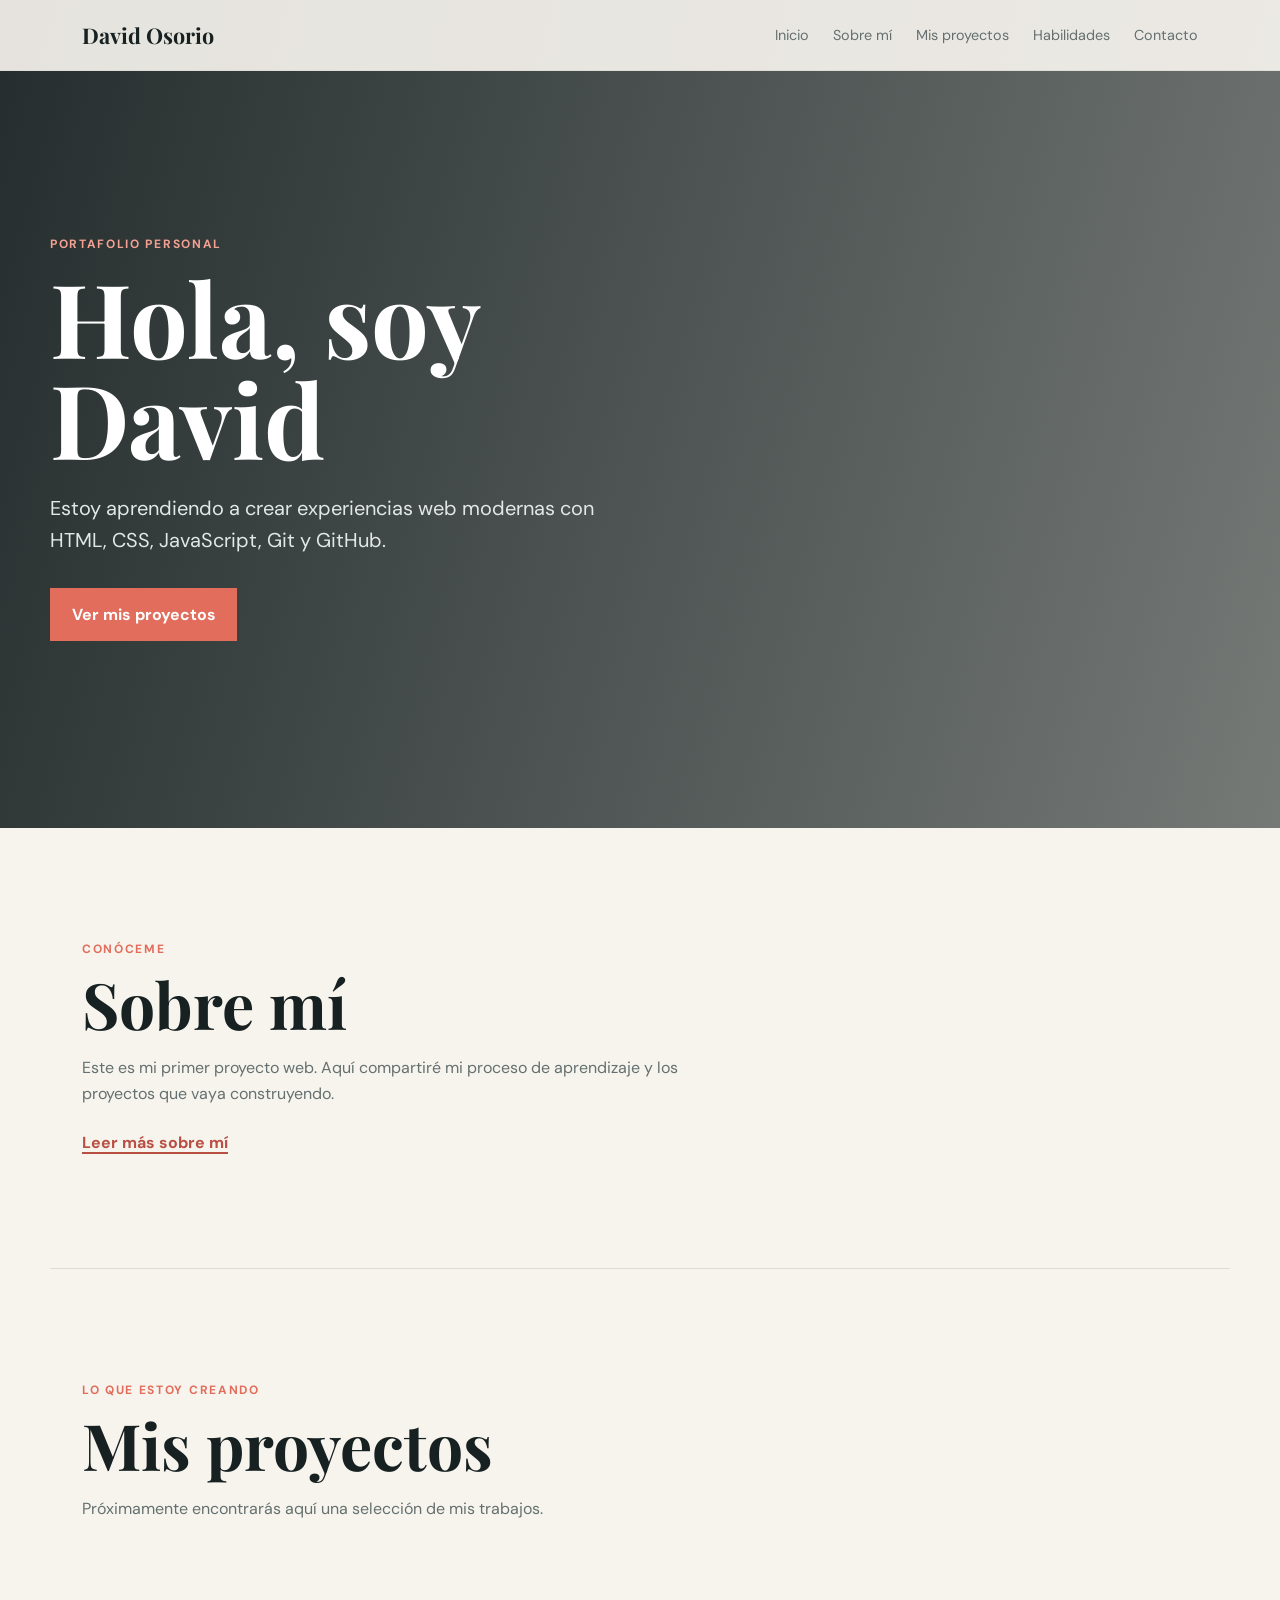
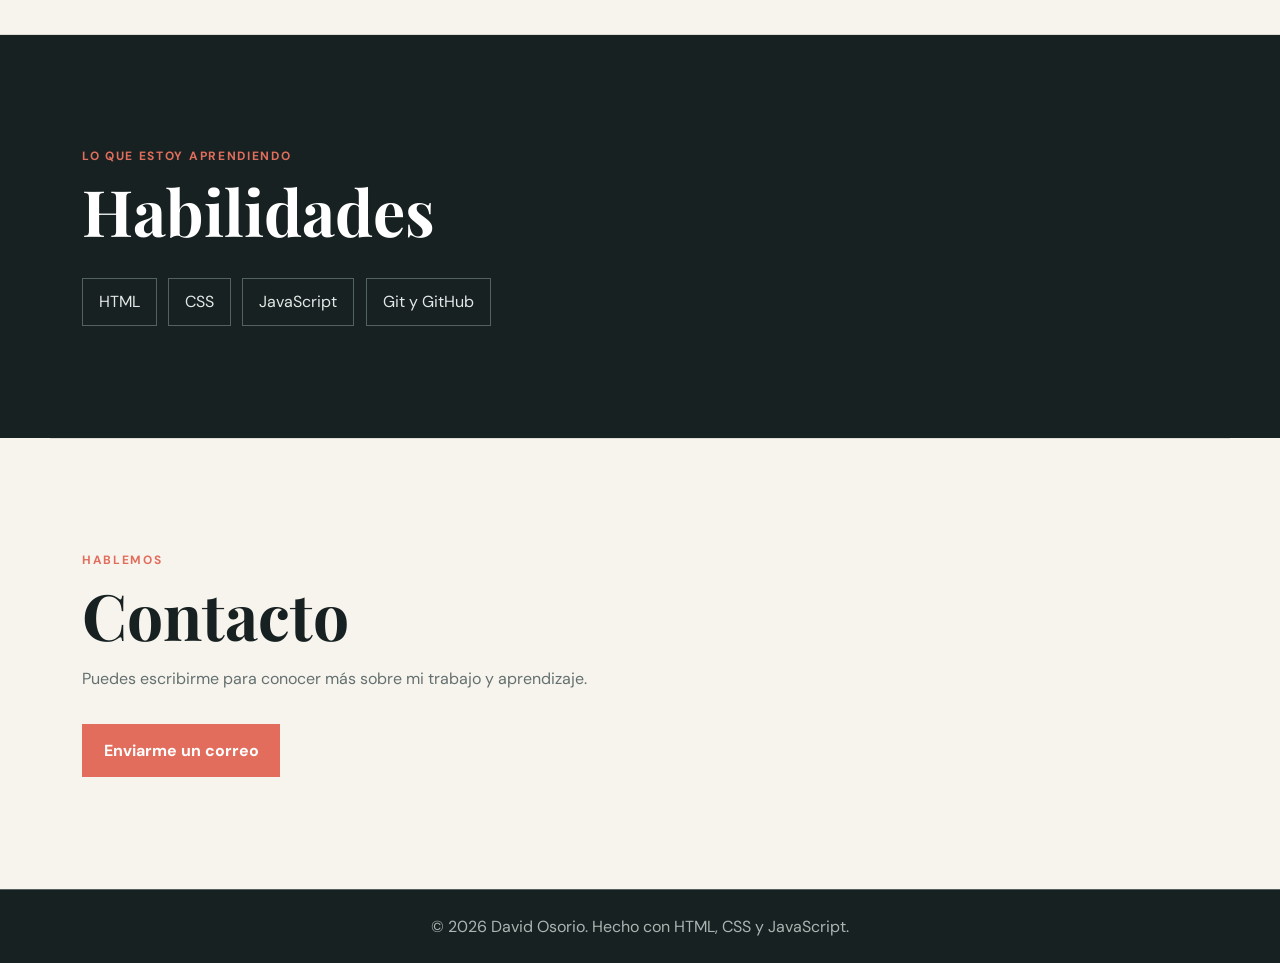
<file: index.html>
<!DOCTYPE html>
<html lang="es">
<head>
    <meta charset="UTF-8">
    <meta name="viewport" content="width=device-width, initial-scale=1.0">
    <title>David Osorio | Portafolio</title>
    <link rel="stylesheet" href="style.css">
</head>
<body>
    <header class="site-header">
        <nav class="navbar" aria-label="Navegación principal">
            <a class="logo" href="#inicio">David Osorio</a>
            <ul class="nav-links">
                <li><a href="#inicio">Inicio</a></li>
                <li><a href="#sobre-mi">Sobre mí</a></li>
                <li><a href="#proyectos">Mis proyectos</a></li>
                <li><a href="#habilidades">Habilidades</a></li>
                <li><a href="#contacto">Contacto</a></li>
            </ul>
        </nav>
    </header>

    <main>
        <section id="inicio" class="hero-section">
            <div class="hero-content">
                <p class="eyebrow">Portafolio personal</p>
                <h1>Hola, soy David</h1>
                <p>Estoy aprendiendo a crear experiencias web modernas con HTML, CSS, JavaScript, Git y GitHub.</p>
                <a href="#proyectos" class="btn-primary">Ver mis proyectos</a>
            </div>
        </section>

        <section id="sobre-mi" class="about-section">
            <p class="eyebrow">Conóceme</p>
            <h2>Sobre mí</h2>
            <p>Este es mi primer proyecto web. Aquí compartiré mi proceso de aprendizaje y los proyectos que vaya construyendo.</p>
            <a href="sobre-mi.html" class="text-link">Leer más sobre mí</a>
        </section>

        <section id="proyectos" class="content-section">
            <p class="eyebrow">Lo que estoy creando</p>
            <h2>Mis proyectos</h2>
            <p>Próximamente encontrarás aquí una selección de mis trabajos.</p>
        </section>

        <section id="habilidades" class="content-section content-section-alt">
            <p class="eyebrow">Lo que estoy aprendiendo</p>
            <h2>Habilidades</h2>
            <ul class="skills-list">
                <li>HTML</li>
                <li>CSS</li>
                <li>JavaScript</li>
                <li>Git y GitHub</li>
            </ul>
        </section>

        <section id="contacto" class="content-section">
            <p class="eyebrow">Hablemos</p>
            <h2>Contacto</h2>
            <p>Puedes escribirme para conocer más sobre mi trabajo y aprendizaje.</p>
            <a href="mailto:tu-correo@ejemplo.com" class="btn-primary">Enviarme un correo</a>
        </section>
    </main>

    <footer>
        <p>&copy; 2026 David Osorio. Hecho con HTML, CSS y JavaScript.</p>
    </footer>


</body>
</html>
</file>
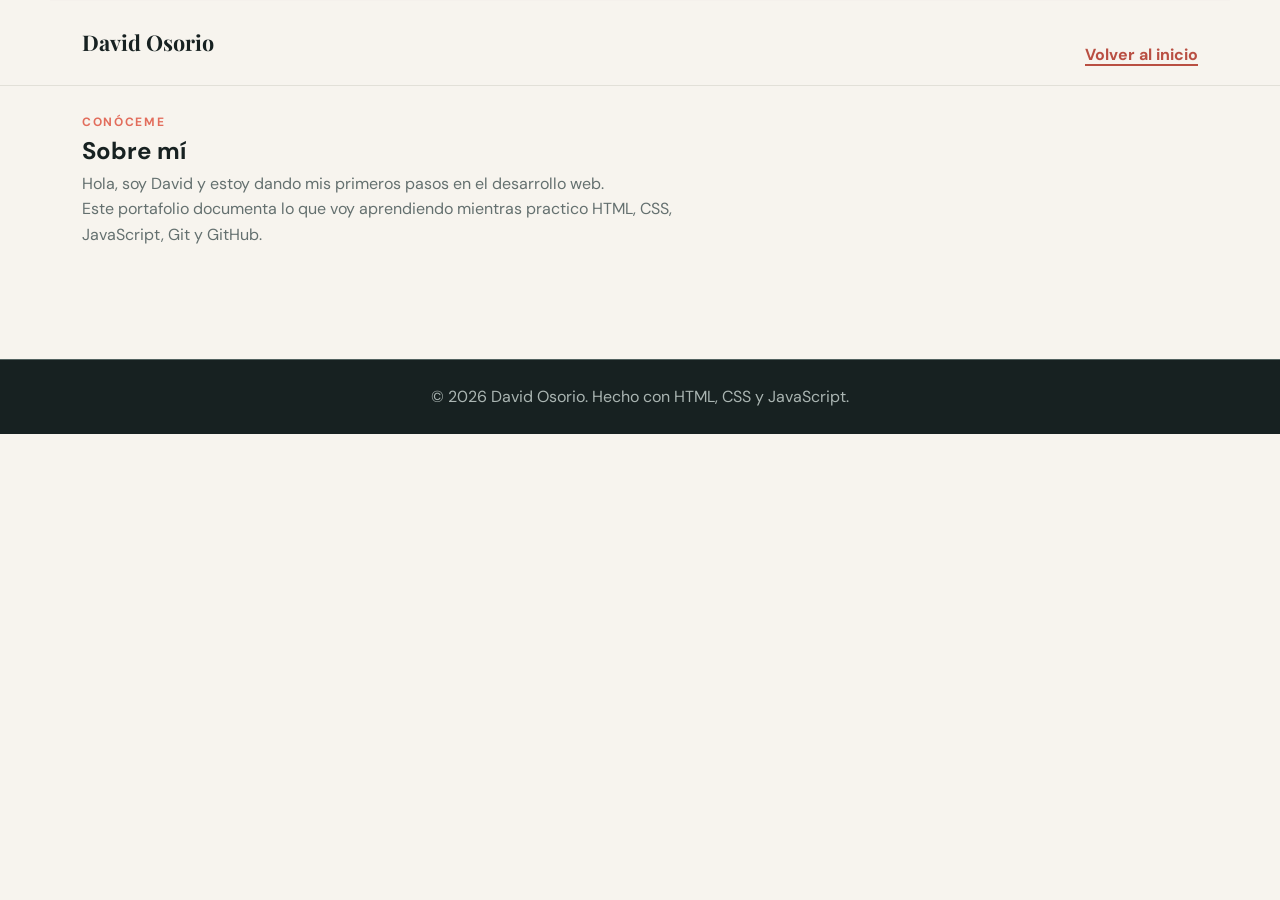
<file: sobre-mi.html>
<!DOCTYPE html>
<html lang="es">
<head>
    <meta charset="UTF-8">
    <meta name="viewport" content="width=device-width, initial-scale=1.0">
    <title>Sobre mí | David Osorio</title>
    <link rel="stylesheet" href="style.css">
</head>
<body>
    <header class="site-header">
        <nav class="navbar" aria-label="Navegación principal">
            <a class="logo" href="index.html">David Osorio</a>
            <a class="text-link" href="index.html">Volver al inicio</a>
        </nav>
    </header>

    <main>
        <section class="content-section about-page">
            <p class="eyebrow">Conóceme</p>
            <h1>Sobre mí</h1>
            <p>Hola, soy David y estoy dando mis primeros pasos en el desarrollo web.</p>
            <p>Este portafolio documenta lo que voy aprendiendo mientras practico HTML, CSS, JavaScript, Git y GitHub.</p>
        </section>
    </main>

    <footer>
        <p>&copy; 2026 David Osorio. Hecho con HTML, CSS y JavaScript.</p>
    </footer>
</body>
</html>
</file>
<file: style.css>
@import url('https://fonts.googleapis.com/css2?family=DM+Sans:wght@400;500;700&family=Playfair+Display:wght@600;700&display=swap');

:root {
    --ink: #172121;
    --muted: #64706f;
    --paper: #f7f4ee;
    --surface: #ffffff;
    --accent: #e26d5c;
    --accent-dark: #b94f42;
    --line: #dedbd3;
}

* {
    box-sizing: border-box;
    margin: 0;
    padding: 0;
}

html {
    scroll-behavior: smooth;
}

body {
    background: var(--paper);
    color: var(--ink);
    font-family: 'DM Sans', sans-serif;
    line-height: 1.6;
}

a {
    color: inherit;
}

.site-header {
    background: rgba(247, 244, 238, 0.92);
    border-bottom: 1px solid rgba(222, 219, 211, 0.8);
    position: fixed;
    top: 0;
    width: 100%;
    z-index: 10;
}

.navbar {
    align-items: center;
    display: flex;
    justify-content: space-between;
    margin: 0 auto;
    max-width: 1180px;
    padding: 1.1rem 2rem;
}

.logo {
    color: var(--ink);
    font-family: 'Playfair Display', serif;
    font-size: 1.35rem;
    font-weight: 700;
    text-decoration: none;
}

.nav-links {
    display: flex;
    gap: 1.5rem;
    list-style: none;
}

.nav-links a {
    color: var(--muted);
    font-size: 0.9rem;
    text-decoration: none;
    transition: color 180ms ease;
}

.nav-links a:hover,
.nav-links a:focus-visible {
    color: var(--accent-dark);
}

.hero-section {
    align-items: center;
    background: linear-gradient(105deg, rgba(23, 33, 33, 0.94), rgba(23, 33, 33, 0.58)), url('https://images.unsplash.com/photo-1517694712202-14dd9538aa97?auto=format&fit=crop&w=1800&q=85') center / cover;
    color: var(--surface);
    display: flex;
    min-height: 92vh;
    padding: 9rem 2rem 6rem;
}

.hero-content {
    margin: 0 auto;
    max-width: 1180px;
    width: 100%;
}

.hero-content h1 {
    font-family: 'Playfair Display', serif;
    font-size: clamp(3.2rem, 8vw, 6.5rem);
    line-height: 0.98;
    margin: 0.8rem 0 1.5rem;
    max-width: 720px;
}

.hero-content > p:not(.eyebrow) {
    color: #e2e8e6;
    font-size: clamp(1rem, 2vw, 1.25rem);
    max-width: 560px;
}

.eyebrow {
    color: var(--accent);
    font-size: 0.75rem;
    font-weight: 700;
    letter-spacing: 0.14em;
    text-transform: uppercase;
}

.hero-section .eyebrow {
    color: #f4a093;
}

.btn-primary {
    background: var(--accent);
    color: var(--surface);
    display: inline-block;
    font-weight: 700;
    margin-top: 2rem;
    padding: 0.85rem 1.35rem;
    text-decoration: none;
    transition: background 180ms ease, transform 180ms ease;
}

.btn-primary:hover,
.btn-primary:focus-visible {
    background: var(--accent-dark);
    transform: translateY(-2px);
}

.about-section,
.content-section {
    margin: 0 auto;
    max-width: 1180px;
    padding: 7rem 2rem;
}

.about-section h2,
.content-section h2 {
    font-family: 'Playfair Display', serif;
    font-size: clamp(2.3rem, 5vw, 4rem);
    line-height: 1.1;
    margin: 0.6rem 0 1rem;
}

.about-section > p:not(.eyebrow),
.content-section > p:not(.eyebrow) {
    color: var(--muted);
    max-width: 620px;
}

.about-section {
    min-height: 46vh;
}

.content-section {
    border-top: 1px solid var(--line);
}

.content-section-alt {
    background: var(--ink);
    color: var(--surface);
    max-width: none;
    padding-left: max(2rem, calc((100% - 1116px) / 2));
    padding-right: max(2rem, calc((100% - 1116px) / 2));
}

.content-section-alt > p:not(.eyebrow) {
    color: #c5cecb;
}

.skills-list {
    display: flex;
    flex-wrap: wrap;
    gap: 0.7rem;
    list-style: none;
    margin-top: 2rem;
}

.skills-list li {
    border: 1px solid #536260;
    color: #e2e8e6;
    padding: 0.65rem 1rem;
}

.text-link {
    color: var(--accent-dark);
    display: inline-block;
    font-weight: 700;
    margin-top: 1.5rem;
    text-decoration-thickness: 2px;
    text-underline-offset: 0.25rem;
}

footer {
    background: var(--ink);
    border-top: 1px solid #536260;
    color: #aab5b2;
    padding: 1.5rem 2rem;
    text-align: center;
}

@media (max-width: 720px) {
    .navbar {
        align-items: flex-start;
        flex-direction: column;
        gap: 0.8rem;
        padding: 1rem 1.25rem;
    }

    .nav-links {
        flex-wrap: wrap;
        gap: 0.45rem 1rem;
    }

    .nav-links a {
        font-size: 0.8rem;
    }

    .hero-section {
        min-height: 82vh;
        padding: 11rem 1.25rem 4rem;
    }

    .about-section,
    .content-section {
        padding: 4.5rem 1.25rem;
    }

    .content-section-alt {
        padding-left: 1.25rem;
        padding-right: 1.25rem;
    }
}
</file>
